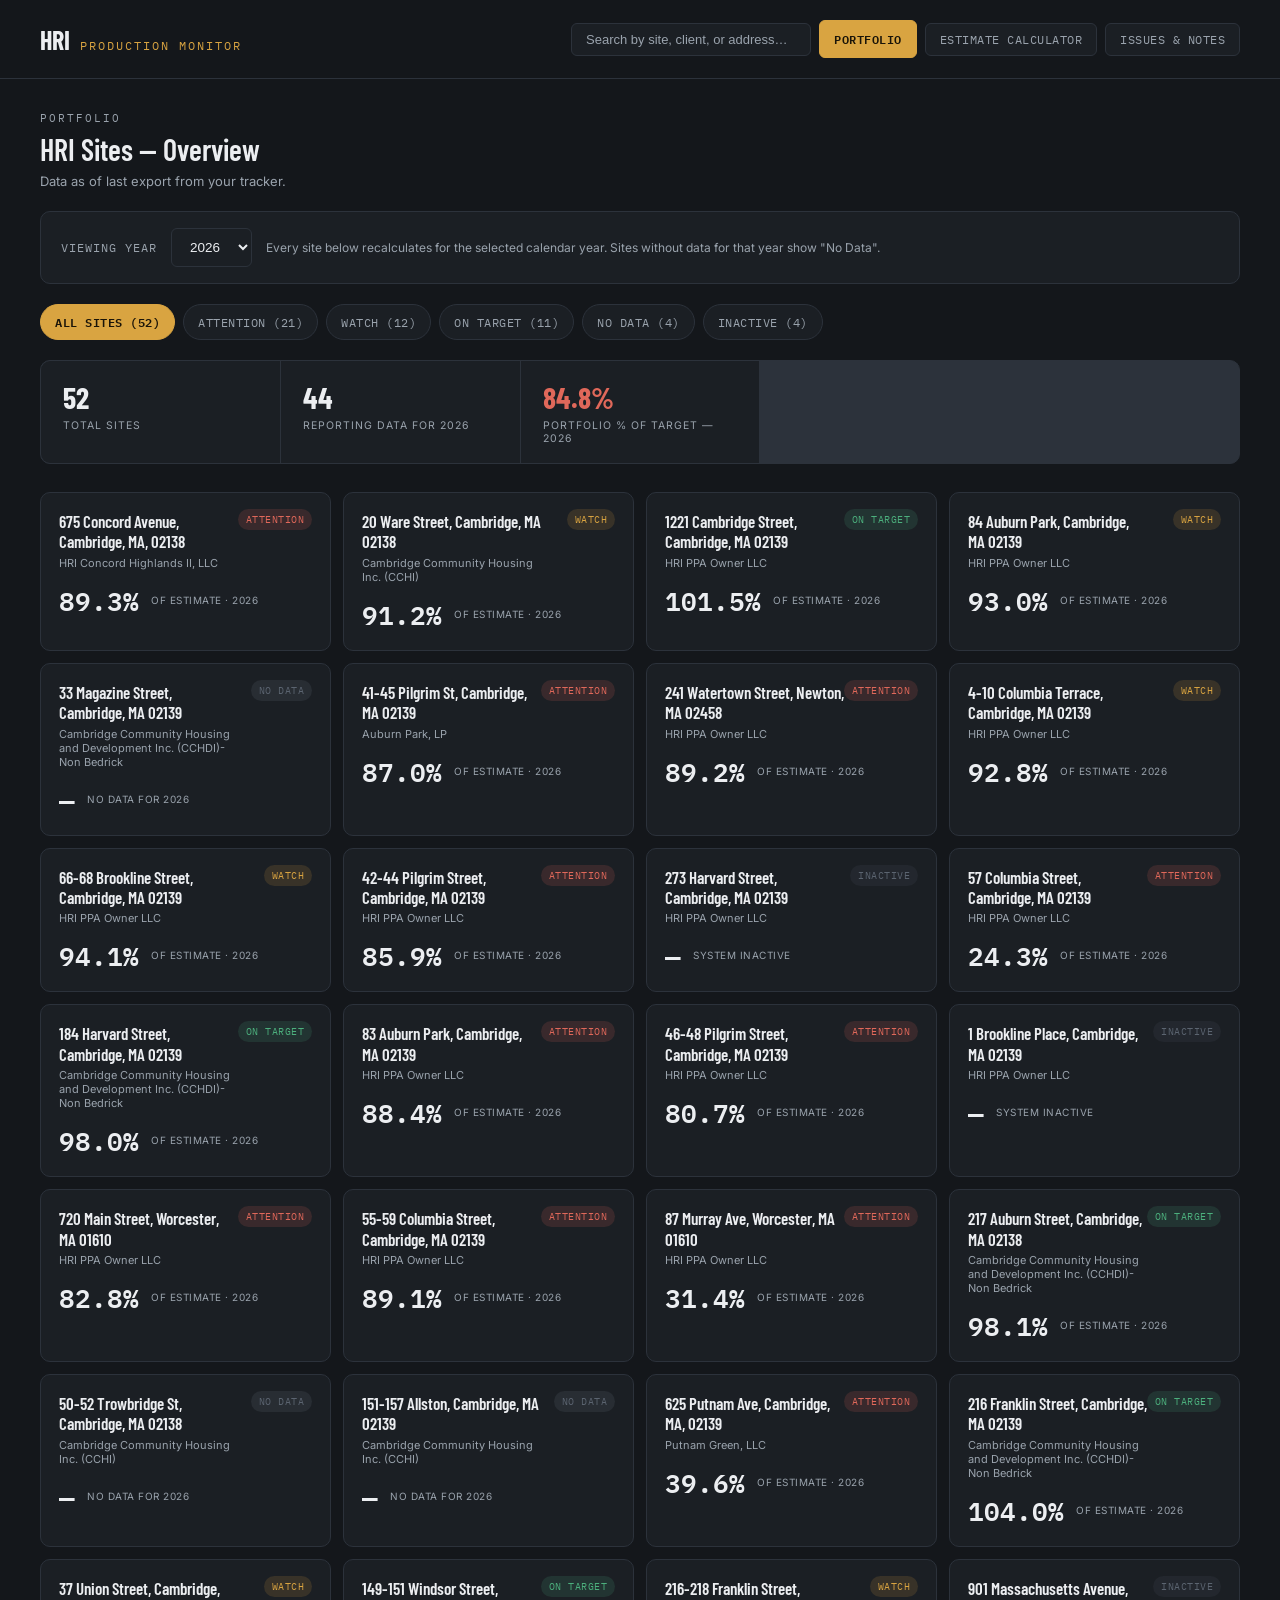
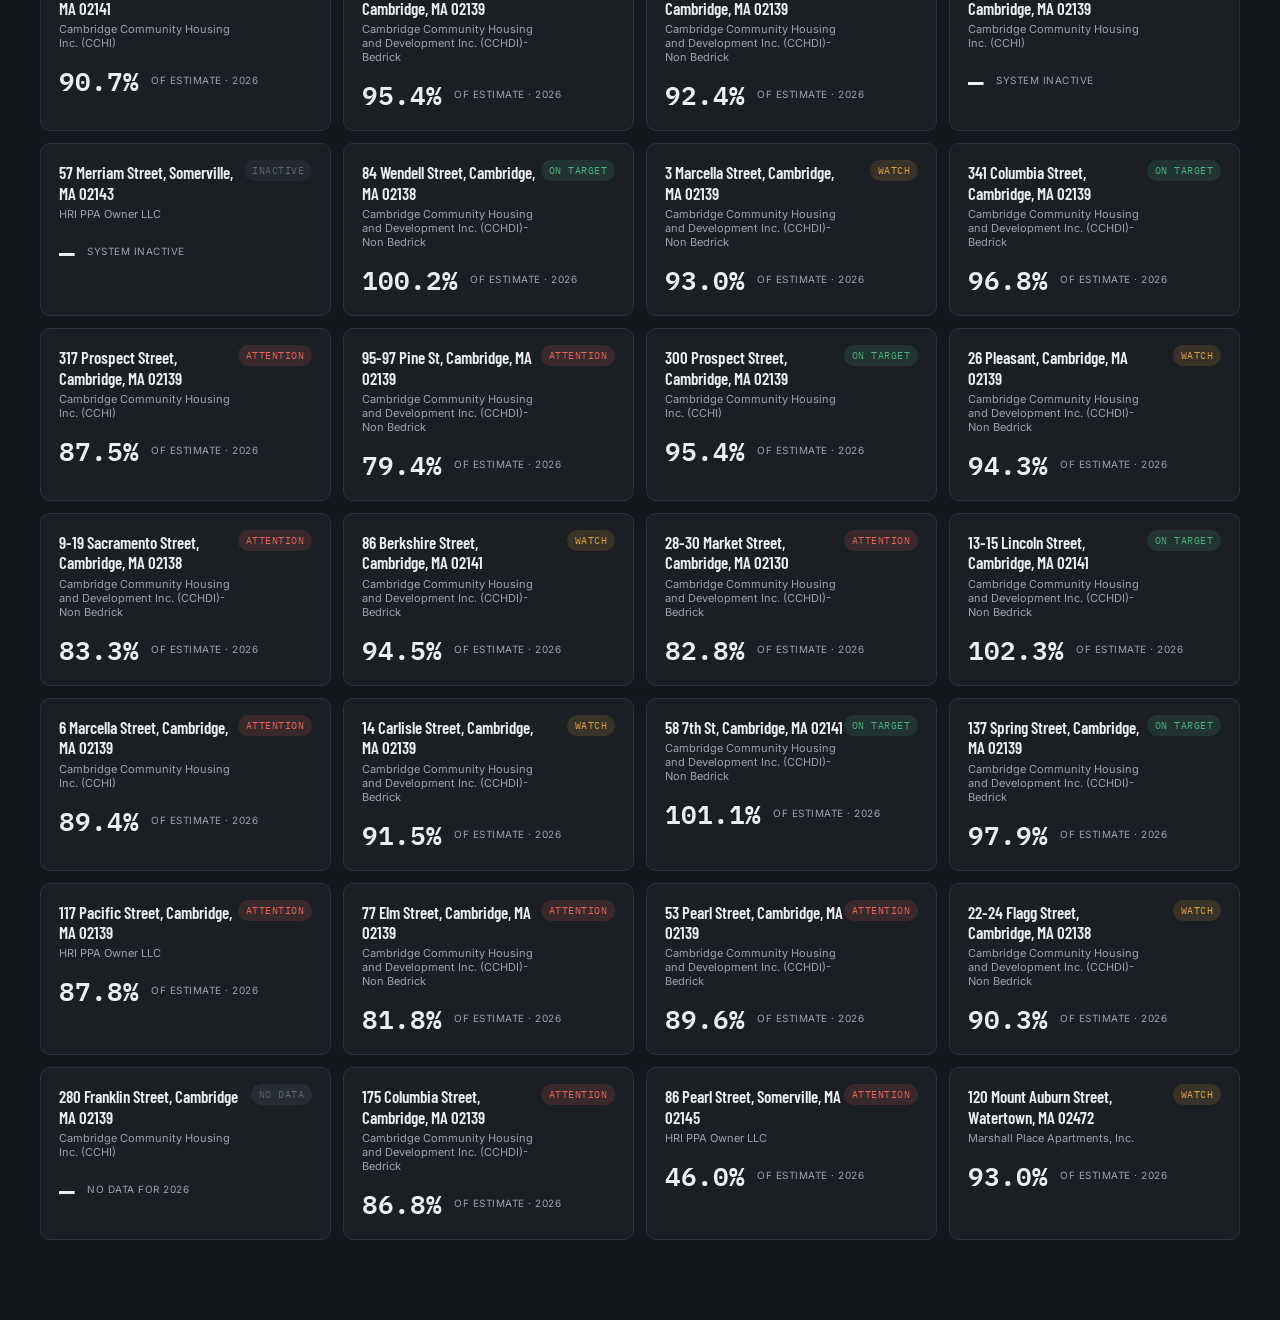
<file: index.html>
<!DOCTYPE html>
<html lang="en">
<head>
<meta charset="UTF-8">
<title>HRI — Production Monitor</title>
<meta name="viewport" content="width=device-width, initial-scale=1.0">
<link rel="preconnect" href="https://fonts.googleapis.com">
<link href="https://fonts.googleapis.com/css2?family=Barlow+Condensed:wght@500;600;700&family=Inter:wght@400;500;600&family=IBM+Plex+Mono:wght@400;500;600&display=swap" rel="stylesheet">
<link rel="stylesheet" href="style.css">
</head>
<body>

<header>
  <div class="brand">HRI <span>Production Monitor</span></div>
  <div class="nav-links">
    <input class="searchbar" id="searchBox" placeholder="Search by site, client, or address…">
    <a class="current">Portfolio</a>
    <a href="estimator.html">Estimate Calculator</a>
    <a href="issues.html">Issues &amp; Notes</a>
  </div>
</header>

<main>
  <div id="overview">
    <div class="section-label">Portfolio</div>
    <div class="section-title">HRI Sites — Overview</div>
    <div class="section-sub">Data as of last export from your tracker. <span id="dataAsOf"></span></div>
    <div class="panel" style="padding:16px 20px; margin-bottom:20px;">
      <div style="display:flex; align-items:center; gap:14px; flex-wrap:wrap;">
        <label class="mono" style="font-size:11.5px; color:var(--text-dim); text-transform:uppercase; letter-spacing:1px;">Viewing Year</label>
        <select class="select-input" id="yearSelect" style="width:auto; max-width:160px;"></select>
        <span style="font-size:12px; color:var(--text-dim);">Every site below recalculates for the selected calendar year. Sites without data for that year show "No Data".</span>
      </div>
    </div>
    <div class="filters" id="filters"></div>
    <div class="portfolio-strip" id="portfolioStrip"></div>
    <div class="grid" id="siteGrid"></div>
    <div class="no-results hidden" id="noResults">No sites match your search.</div>
  </div>

  <div id="detail" class="hidden">
    <button class="back-btn" onclick="showOverview()">&larr; Back to portfolio</button>
    <div class="detail-head">
      <div class="detail-title" id="dTitle"></div>
      <div class="detail-meta" id="dMeta"></div>
    </div>
    <div id="dBody"></div>
  </div>
</main>

<script src="data.js"></script>
<script>
const SITES = SITES_DATA;
let selectedYear = null;
let currentFilter = "all";

function yearFromDateStr(str){
  if(!str) return null;
  const m = String(str).match(/(\d{4})/);
  return m ? parseInt(m[1]) : null;
}

function computeAvailableYears(sites){
  const set = new Set();
  const nowYear = new Date().getFullYear();
  sites.forEach(s=>{
    s.monthly.forEach(m=>{ const y = yearFromDateStr(m.date); if(y) set.add(y); });
    s.annual.forEach(a=>{ if(a.calendar_year) set.add(Math.round(a.calendar_year)); });
  });
  // Exclude spreadsheet date-epoch artifacts (blank date cells often evaluate to ~1899)
  // and cap how far into the future we show, since only elapsed years have real production data.
  return [...set].filter(y => y >= 2000 && y <= nowYear + 1).sort((a,b)=>a-b);
}

function getYearPerformance(site, year){
  if(typeof site.inverter === "string" && site.inverter.trim().toLowerCase()==="inactive"){
    return { status:"inactive", pct:null, actual:0, estimate:0 };
  }
  const months = site.monthly.filter(m => yearFromDateStr(m.date) === year);
  if(months.length === 0) return { status:"nodata", pct:null, actual:0, estimate:0 };
  const actual = months.reduce((a,m)=>a+m.actual_kwh,0);
  const estimate = months.reduce((a,m)=>a+m.estimate_kwh,0);
  const pct = estimate>0 ? actual/estimate : null;
  let status;
  if(pct===null) status = "nodata";
  else status = pct>=0.95 ? "ok" : (pct<0.90 ? "attn" : "watch");
  return { status, pct, actual, estimate };
}

function populateYearSelect(){
  let years = computeAvailableYears(SITES);
  const nowYear = new Date().getFullYear();
  if(years.length === 0) years = [nowYear];
  const sel = document.getElementById('yearSelect');
  sel.innerHTML = years.map(y=>`<option value="${y}">${y}</option>`).join("");
  selectedYear = years.includes(nowYear) ? nowYear : years[years.length-1];
  sel.value = selectedYear;
  sel.onchange = ()=>{ selectedYear = parseInt(sel.value); renderGrid(); };
}

function pillClassOf(s){ return { ok:"pill-ok", watch:"pill-watch", attn:"pill-attn", pending:"pill-pending", inactive:"pill-inactive", nodata:"pill-pending" }[s]; }
function pillLabelOf(s){ return { ok:"On Target", watch:"Watch", attn:"Attention", pending:"Awaiting Data", inactive:"Inactive", nodata:"No Data" }[s]; }

function renderFilters(list){
  const counts = { all: list.length, ok:0, watch:0, attn:0, nodata:0, inactive:0 };
  list.forEach(s=>{ const st = getYearPerformance(s, selectedYear).status; counts[st] = (counts[st]||0)+1; });
  const opts = [
    ["all","All Sites"], ["attn","Attention"], ["watch","Watch"],
    ["ok","On Target"], ["nodata","No Data"], ["inactive","Inactive"]
  ];
  const el = document.getElementById('filters');
  el.innerHTML = opts.map(([k,l])=>`<button data-f="${k}" class="${currentFilter===k?'active':''}">${l} (${counts[k]||0})</button>`).join("");
  el.querySelectorAll('button').forEach(b=>b.onclick=()=>{ currentFilter=b.dataset.f; renderGrid(); });
}

function renderPortfolioStrip(list){
  let totalAct=0, totalEst=0, withData=0;
  list.forEach(s=>{
    const perf = getYearPerformance(s, selectedYear);
    if(perf.status!=="nodata" && perf.status!=="inactive"){ totalAct+=perf.actual; totalEst+=perf.estimate; withData++; }
  });
  const pct = totalEst>0 ? (totalAct/totalEst*100).toFixed(1) : "—";
  document.getElementById('portfolioStrip').innerHTML = `
    <div class="stat"><div class="num mono">${list.length}</div><div class="lbl">Total Sites</div></div>
    <div class="stat"><div class="num mono">${withData}</div><div class="lbl">Reporting Data for ${selectedYear}</div></div>
    <div class="stat"><div class="num mono ${pct!=="—" && pct>=95?'ok':(pct!=="—"&&pct<90?'warn':'')}">${pct}${pct!=="—"?"%":""}</div><div class="lbl">Portfolio % of Target — ${selectedYear}</div></div>
  `;
}

function matchesSearch(site,q){
  if(!q) return true;
  q=q.toLowerCase();
  return (site.client_name||"").toLowerCase().includes(q) || (site.address||"").toLowerCase().includes(q) || (site.site_number||"").toLowerCase().includes(q);
}

function renderGrid(){
  const q = document.getElementById('searchBox').value;
  let searchList = SITES.filter(s=>matchesSearch(s,q));
  renderPortfolioStrip(searchList);
  renderFilters(searchList);

  let list = currentFilter==="all" ? searchList : searchList.filter(s=>getYearPerformance(s, selectedYear).status===currentFilter);

  const grid = document.getElementById('siteGrid');
  const noResults = document.getElementById('noResults');
  if(list.length===0){ grid.innerHTML=""; noResults.classList.remove('hidden'); return; }
  noResults.classList.add('hidden');

  grid.innerHTML = list.map((s)=>{
    const perf = getYearPerformance(s, selectedYear);
    const idx = SITES.indexOf(s);
    const pctDisplay = perf.pct!==null ? (perf.pct*100).toFixed(1)+"%" : "—";
    const pctColorClass = perf.status==="ok" ? "ok" : (perf.status==="attn" ? "warn" : "");
    const subLabel = perf.status==="nodata" ? "No data for "+selectedYear : (perf.status==="inactive" ? "System inactive" : "of estimate · "+selectedYear);
    return `<div class="card" onclick="showDetail(${idx})">
        <div class="status-pill ${pillClassOf(perf.status)}">${pillLabelOf(perf.status)}</div>
        <div class="card-top">
          <div class="card-name">${s.address||s.site_number}</div>
          <div class="card-addr">${s.client_name||""}</div>
        </div>
        <div class="gauge-wrap">
          <div class="gauge-num mono ${pctColorClass}" style="font-size:26px;">${pctDisplay}</div>
          <div class="gauge-sub">${subLabel}</div>
        </div>
      </div>`;
  }).join("");
}

function showDetail(idx){
  const s = SITES[idx];
  document.getElementById('overview').classList.add('hidden');
  document.getElementById('detail').classList.remove('hidden');
  document.getElementById('dTitle').textContent = `${s.site_number} — ${s.client_name||"Unnamed Site"}`;
  document.getElementById('dMeta').innerHTML = `
    <b>${s.address||"—"}</b> &nbsp;·&nbsp; Capacity: <b>${s.capacity_kw||"—"} kW</b> &nbsp;·&nbsp; Inverter: <b>${s.inverter||"—"}</b>
    ${s.activation ? ` &nbsp;·&nbsp; Activated: <b>${s.activation}</b>` : ""}
    ${s.monitoring_link ? ` &nbsp;·&nbsp; <a href="${s.monitoring_link}" target="_blank">View live monitoring →</a>` : ""}
  `;

  const body = document.getElementById('dBody');

  if(s.data_status !== "synced" || s.annual.length === 0){
    body.innerHTML = `<div class="panel">
      <h3>Production Data</h3>
      <div class="panel-empty">
        ${s.data_status==="inactive" ? "This system is marked inactive — no production monitoring is currently expected."
          : "No actual production data has synced from the monitoring API for this site yet. Once it does, monthly and annual actual-vs-estimate figures will appear here automatically."}
        ${s.est_y1_output ? `<br><br>Estimated Year 1 output on file: <b style="color:var(--text)">${Math.round(s.est_y1_output).toLocaleString()} kWh</b>` : ""}
      </div>
    </div>
    <div class="panel">
      <h3>Issues &amp; Notes</h3>
      <div class="panel-empty">See the <a href="issues.html?site=${encodeURIComponent(s.site_number)}" style="color:var(--amber);">Issues &amp; Notes page</a> for this site.</div>
    </div>`;
    return;
  }

  let matchingAnnual = s.annual.find(a => a.calendar_year === selectedYear);
  let selectedRelYear = matchingAnnual ? matchingAnnual.year : (s.monthly.length ? s.monthly[s.monthly.length-1].year : s.annual[0].year);

  function renderYearContent(){
    const monthsForYear = s.monthly.filter(m=>m.year===selectedRelYear);
    const max = Math.max(...monthsForYear.map(m=>Math.max(m.actual_kwh,m.estimate_kwh)), 1) * 1.15;
    document.getElementById('chartBoxD').innerHTML = monthsForYear.map(m=>`
      <div class="bar-pair">
        <div class="bar actual" style="height:${(m.actual_kwh/max*100).toFixed(1)}%" title="Actual: ${m.actual_kwh} kWh"></div>
        <div class="bar estimate" style="height:${(m.estimate_kwh/max*100).toFixed(1)}%" title="Estimate: ${m.estimate_kwh} kWh"></div>
      </div>`).join("");
    document.getElementById('chartLabelsD').innerHTML = monthsForYear.map(m=>`<span>${(m.month||"").slice(0,3)}</span>`).join("");

    const co2 = monthsForYear.reduce((a,m)=>a+m.co2,0);
    const homes = monthsForYear.reduce((a,m)=>a+m.homes,0);
    const carbon = monthsForYear.reduce((a,m)=>a+m.carbon,0);
    const envEl = document.getElementById('envStatsD');
    if(envEl){
      envEl.innerHTML = `
        <div class="stat"><div class="num mono ok">${co2.toLocaleString()}</div><div class="lbl">CO₂ Emissions Avoided</div></div>
        <div class="stat"><div class="num mono ok">${homes.toLocaleString()}</div><div class="lbl">Equivalent Homes Powered</div></div>
        <div class="stat"><div class="num mono ok">${carbon.toLocaleString()}</div><div class="lbl">Carbon Sequestered (tree-equiv.)</div></div>
      `;
    }
  }

  const monthYears = [...new Set(s.monthly.map(m=>m.year))];

  body.innerHTML = `
    <div class="panel">
      <h3>Monthly Production</h3>
      <div class="yearpick2" id="yearpickD"></div>
      <div class="legend"><span><i class="dot" style="background:var(--amber)"></i>Actual</span><span><i class="dot" style="background:var(--teal)"></i>Estimate</span></div>
      <div class="chartbox" id="chartBoxD"></div>
      <div class="chart-labels" id="chartLabelsD"></div>
    </div>
    <div class="panel">
      <h3>Annual Summary <small>Year 1 through Year ${s.annual.length}, as calculated in your tracker</small></h3>
      <table><thead><tr><th>Year</th><th class="num">Calendar Year</th><th class="num">Actual (MWh)</th><th class="num">Estimate (MWh)</th><th class="num">% of Estimate</th></tr></thead>
      <tbody>${s.annual.map(a=>`<tr><td>${a.year}</td><td class="num">${a.calendar_year||"—"}</td><td class="num">${a.actual_mwh.toFixed(2)}</td><td class="num">${a.estimate_mwh.toFixed(2)}</td><td class="num">${a.estimate_mwh>0?(a.pct*100).toFixed(1)+"%":"—"}</td></tr>`).join("")}</tbody></table>
    </div>
    <div class="panel">
      <h3>Environmental Impact <small>for selected year</small></h3>
      <div class="portfolio-strip" id="envStatsD" style="margin-bottom:0;"></div>
    </div>
    <div class="panel">
      <h3>Issues &amp; Notes</h3>
      <div class="panel-empty">See the <a href="issues.html?site=${encodeURIComponent(s.site_number)}" style="color:var(--amber);">Issues &amp; Notes page</a> for a full log of flagged months on this site.</div>
    </div>
  `;

  const yp = document.getElementById('yearpickD');
  yp.innerHTML = monthYears.map(y=>`<button data-y="${y}" class="${y===selectedRelYear?'active':''}">${y}</button>`).join("");
  yp.querySelectorAll('button').forEach(b=>b.onclick=()=>{
    selectedRelYear = b.dataset.y;
    yp.querySelectorAll('button').forEach(x=>x.classList.remove('active'));
    b.classList.add('active');
    renderYearContent();
  });
  renderYearContent();
}

function showOverview(){
  document.getElementById('detail').classList.add('hidden');
  document.getElementById('overview').classList.remove('hidden');
}

document.getElementById('searchBox').addEventListener('input', renderGrid);

populateYearSelect();
renderGrid();
</script>
</body>
</html>
</file>
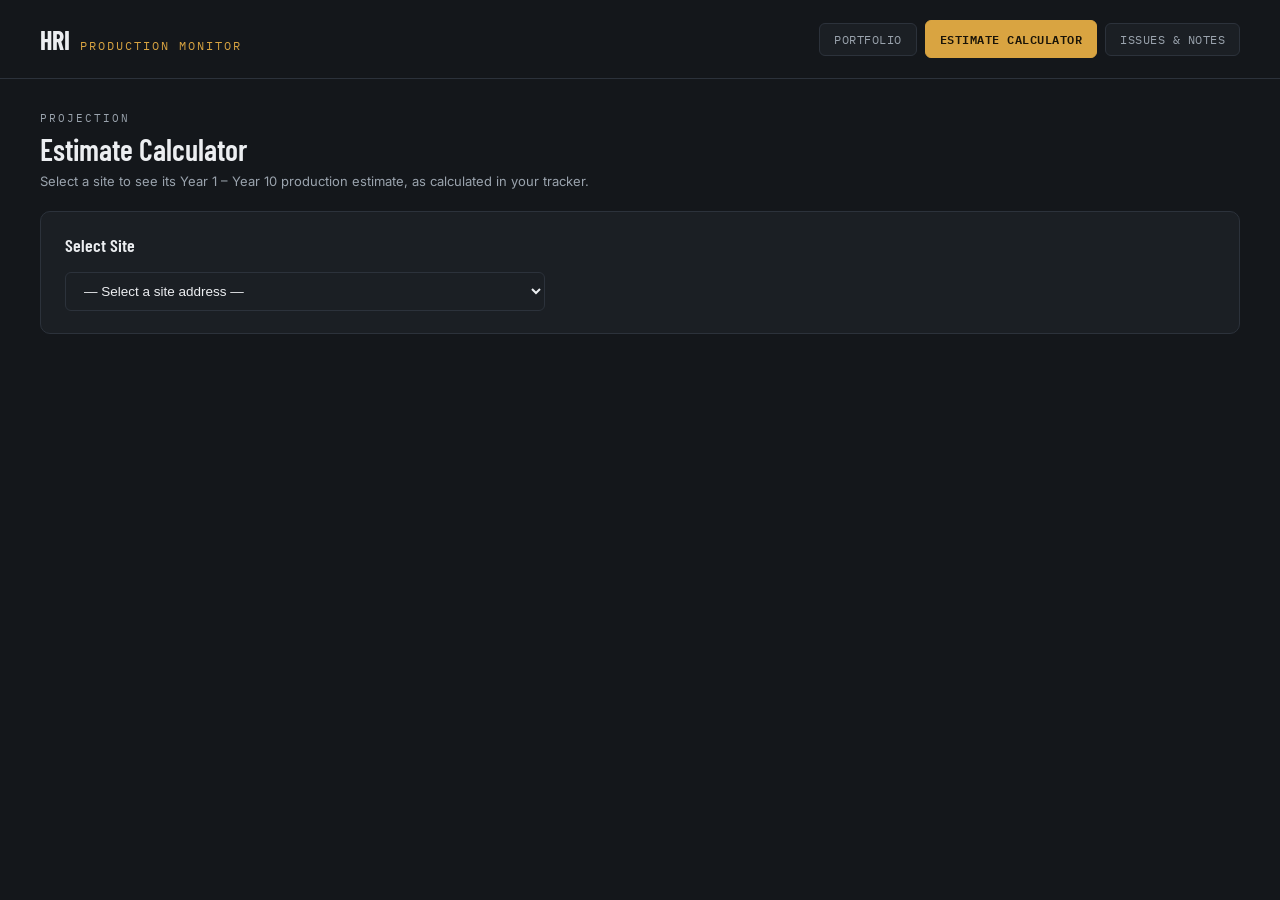
<file: estimator.html>
<!DOCTYPE html>
<html lang="en">
<head>
<meta charset="UTF-8">
<title>HRI — Estimate Calculator</title>
<meta name="viewport" content="width=device-width, initial-scale=1.0">
<link rel="preconnect" href="https://fonts.googleapis.com">
<link href="https://fonts.googleapis.com/css2?family=Barlow+Condensed:wght@500;600;700&family=Inter:wght@400;500;600&family=IBM+Plex+Mono:wght@400;500;600&display=swap" rel="stylesheet">
<link rel="stylesheet" href="style.css">
<style>
  .proj-bar-row{ display:flex; align-items:center; gap:12px; margin-bottom:8px; }
  .proj-bar-label{ width:70px; font-family:'IBM Plex Mono',monospace; font-size:11.5px; color:var(--text-dim); flex-shrink:0; }
  .proj-bar-track{ flex:1; background:var(--line); border-radius:4px; height:22px; position:relative; overflow:hidden; }
  .proj-bar-fill{ height:100%; background:var(--teal); border-radius:4px; }
  .proj-bar-val{ width:110px; text-align:right; font-family:'IBM Plex Mono',monospace; font-size:12px; color:var(--text-dim); flex-shrink:0; }
</style>
</head>
<body>

<header>
  <div class="brand">HRI <span>Production Monitor</span></div>
  <div class="nav-links">
    <a href="index.html">Portfolio</a>
    <a class="current">Estimate Calculator</a>
    <a href="issues.html">Issues &amp; Notes</a>
  </div>
</header>

<main>
  <div class="section-label">Projection</div>
  <div class="section-title">Estimate Calculator</div>
  <div class="section-sub">Select a site to see its Year 1 – Year <span id="maxYearLabel">10</span> production estimate, as calculated in your tracker.</div>

  <div class="panel">
    <h3>Select Site</h3>
    <select class="select-input" id="siteSelect"></select>
  </div>

  <div id="siteResult" class="hidden">
    <div class="panel">
      <h3 id="resultTitle"></h3>
      <div class="portfolio-strip" id="resultStrip"></div>
    </div>
    <div class="panel">
      <h3>Year-by-Year Estimate</h3>
      <table>
        <thead><tr><th>Year</th><th class="num">Calendar Year</th><th class="num">Estimated Output (kWh)</th><th class="num">Actual (kWh)</th><th class="num">% of Estimate</th></tr></thead>
        <tbody id="yearTableBody"></tbody>
      </table>
    </div>
    <div class="panel">
      <h3>Projected Output by Year</h3>
      <div id="barRows"></div>
    </div>
  </div>
</main>

<script src="data.js"></script>
<script>
const SITES = SITES_DATA;

function populateSelect(){
  const sel = document.getElementById('siteSelect');
  sel.innerHTML = `<option value="">— Select a site address —</option>` +
    SITES.map((s,i)=>`<option value="${i}">${s.address||s.site_number} ${s.client_name?"— "+s.client_name:""}</option>`).join("");
  sel.onchange = ()=> showSite(sel.value);
}

function showSite(idx){
  const resultEl = document.getElementById('siteResult');
  if(idx === ""){ resultEl.classList.add('hidden'); return; }
  const s = SITES[parseInt(idx)];
  resultEl.classList.remove('hidden');

  document.getElementById('resultTitle').textContent = `${s.site_number} — ${s.client_name||"Unnamed Site"}`;
  document.getElementById('resultStrip').innerHTML = `
    <div class="stat"><div class="lbl">Address</div><div class="num mono" style="font-size:15px;">${s.address||"—"}</div></div>
    <div class="stat"><div class="lbl">System Activation Date</div><div class="num mono" style="font-size:17px;">${s.activation||"—"}</div></div>
    <div class="stat"><div class="lbl">Est. Year 1 Output (kWh)</div><div class="num mono ok">${s.est_y1_output?Math.round(s.est_y1_output).toLocaleString():"—"}</div></div>
  `;

  const years = s.annual.slice(0, 10);
  document.getElementById('maxYearLabel').textContent = years.length || 10;

  document.getElementById('yearTableBody').innerHTML = years.map(y=>`
    <tr>
      <td>${y.year}</td>
      <td class="num">${y.calendar_year||"—"}</td>
      <td class="num">${Math.round(y.estimate_mwh*1000).toLocaleString()}</td>
      <td class="num">${y.actual_mwh>0 ? Math.round(y.actual_mwh*1000).toLocaleString() : "—"}</td>
      <td class="num">${y.estimate_mwh>0 && y.actual_mwh>0 ? (y.pct*100).toFixed(1)+"%" : "—"}</td>
    </tr>`).join("") || `<tr><td colspan="5" class="panel-empty">No annual estimate data found for this site.</td></tr>`;

  const maxEst = Math.max(...years.map(y=>y.estimate_mwh), 0.001);
  document.getElementById('barRows').innerHTML = years.map(y=>`
    <div class="proj-bar-row">
      <div class="proj-bar-label">${y.year}</div>
      <div class="proj-bar-track"><div class="proj-bar-fill" style="width:${(y.estimate_mwh/maxEst*100).toFixed(1)}%"></div></div>
      <div class="proj-bar-val">${Math.round(y.estimate_mwh*1000).toLocaleString()} kWh</div>
    </div>`).join("");
}

populateSelect();
</script>
</body>
</html>
</file>
<file: style.css>
:root{
  --bg:#14171B; --panel:#1B1F24; --panel-hi:#232830; --line:#2C323B;
  --text:#ECEEF1; --text-dim:#9AA3AD; --amber:#D9A441; --amber-dim:#7A5F2A;
  --teal:#3E7C7C; --green:#4CAF7D; --red:#E0685A; --grey:#5B6470;
}
*{box-sizing:border-box; margin:0; padding:0;}
body{ background:var(--bg); color:var(--text); font-family:'Inter',sans-serif; min-height:100vh; }
.mono{ font-family:'IBM Plex Mono',monospace; }
header{ display:flex; align-items:center; justify-content:space-between; padding:20px 40px;
  border-bottom:1px solid var(--line); position:sticky; top:0; background:var(--bg); z-index:10; flex-wrap:wrap; gap:14px; }
.brand{ font-family:'Barlow Condensed',sans-serif; font-weight:700; font-size:26px; display:flex; align-items:baseline; gap:10px; }
.brand span{ font-family:'IBM Plex Mono',monospace; font-size:12px; font-weight:400; color:var(--amber); letter-spacing:2px; text-transform:uppercase; }
.nav-links{ display:flex; gap:8px; align-items:center; flex-wrap:wrap; }
.nav-links a, .nav-links button{ font-family:'IBM Plex Mono',monospace; font-size:11.5px; color:var(--text-dim); background:var(--panel);
  border:1px solid var(--line); padding:8px 14px; border-radius:6px; cursor:pointer; text-decoration:none; text-transform:uppercase; letter-spacing:0.5px; }
.nav-links a:hover, .nav-links button:hover{ color:var(--amber); border-color:var(--amber-dim); }
.nav-links a.current{ background:var(--amber); color:#1a1408; font-weight:600; border-color:var(--amber); }
.searchbar{ background:var(--panel); border:1px solid var(--line); border-radius:6px; padding:8px 14px; color:var(--text); font-size:13px; width:240px; outline:none; }
.searchbar::placeholder{ color:var(--text-dim); }
main{ padding:32px 40px 80px; max-width:1320px; margin:0 auto; }

#connectScreen{ max-width:640px; margin:60px auto; }
#connectScreen h1{ font-family:'Barlow Condensed',sans-serif; font-size:32px; font-weight:700; margin-bottom:10px; }
#connectScreen p{ color:var(--text-dim); font-size:14px; line-height:1.7; margin-bottom:22px; }
#connectScreen ol{ color:var(--text-dim); font-size:13.5px; line-height:2; margin:0 0 22px 20px; }
#connectScreen ol b{ color:var(--text); font-weight:600; }
.input-row{ display:flex; gap:10px; margin-bottom:14px; }
.input-row input{ flex:1; background:var(--panel); border:1px solid var(--line); border-radius:6px; padding:12px 14px; color:var(--text); font-size:13.5px; outline:none; }
.input-row input:focus{ border-color:var(--amber-dim); }
button.primary{ background:var(--amber); color:#1a1408; border:none; border-radius:6px; padding:12px 22px; font-weight:600; font-size:13.5px; cursor:pointer; font-family:'Inter'; }
button.primary:hover{ opacity:0.9; }
button.ghost{ background:transparent; color:var(--text-dim); border:1px solid var(--line); border-radius:6px; padding:11px 18px; font-size:13px; cursor:pointer; font-family:'Inter'; }
#connectStatus{ margin-top:14px; font-size:13px; color:var(--text-dim); min-height:20px; line-height:1.7; }
#connectStatus.err{ color:var(--red); }
.progress{ height:4px; background:var(--line); border-radius:2px; overflow:hidden; margin-top:10px; display:none; }
.progress-bar{ height:100%; background:var(--amber); width:0%; transition:width .2s; }

.section-label{ font-family:'IBM Plex Mono',monospace; font-size:11px; letter-spacing:2px; text-transform:uppercase; color:var(--text-dim); margin-bottom:6px; }
.section-title{ font-family:'Barlow Condensed',sans-serif; font-size:30px; font-weight:600; margin-bottom:6px; }
.section-sub{ font-size:13px; color:var(--text-dim); margin-bottom:22px; }
.portfolio-strip{ display:grid; grid-template-columns:repeat(5,1fr); gap:1px; background:var(--line); border:1px solid var(--line); border-radius:10px; overflow:hidden; margin-bottom:28px; }
.stat{ background:var(--panel); padding:18px 22px; }
.stat .num{ font-family:'Barlow Condensed',sans-serif; font-size:30px; font-weight:700; }
.stat .lbl{ font-size:10.5px; color:var(--text-dim); text-transform:uppercase; letter-spacing:1px; margin-top:4px; }
.stat .num.warn{ color:var(--red); } .stat .num.ok{ color:var(--green); } .stat .num.pending{ color:var(--grey); }
.filters{ display:flex; gap:8px; margin-bottom:20px; flex-wrap:wrap; }
.filters button{ font-family:'IBM Plex Mono',monospace; font-size:11.5px; color:var(--text-dim); background:var(--panel); border:1px solid var(--line); padding:7px 14px; border-radius:20px; cursor:pointer; text-transform:uppercase; letter-spacing:0.5px; }
.filters button.active{ background:var(--amber); color:#1a1408; border-color:var(--amber); font-weight:600; }
.grid{ display:grid; grid-template-columns:repeat(4,1fr); gap:12px; }
.card{ background:var(--panel); border:1px solid var(--line); border-radius:10px; padding:16px 18px; cursor:pointer; transition:border-color .15s, transform .15s; position:relative; }
.card:hover{ border-color:var(--amber-dim); transform:translateY(-2px); }
.card-top{ padding-right:74px; }
.card-code{ font-family:'IBM Plex Mono',monospace; font-size:10.5px; color:var(--text-dim); letter-spacing:0.5px; }
.card-name{ font-family:'Barlow Condensed',sans-serif; font-size:17px; font-weight:600; line-height:1.2; margin-top:2px; }
.card-addr{ font-size:11px; color:var(--text-dim); margin-top:4px; }
.gauge-wrap{ display:flex; align-items:center; gap:12px; margin-top:10px; }
.gauge-num{ font-family:'IBM Plex Mono',monospace; font-size:17px; font-weight:600; }
.gauge-sub{ font-size:10px; color:var(--text-dim); text-transform:uppercase; letter-spacing:0.5px; }
.status-pill{ font-family:'IBM Plex Mono',monospace; font-size:9.5px; text-transform:uppercase; letter-spacing:0.5px; padding:4px 8px; border-radius:20px; position:absolute; top:16px; right:18px; white-space:nowrap; }
.pill-ok{ background:rgba(76,175,125,0.15); color:var(--green); }
.pill-watch{ background:rgba(217,164,65,0.15); color:var(--amber); }
.pill-attn{ background:rgba(224,104,90,0.15); color:var(--red); }
.pill-pending{ background:rgba(91,100,112,0.2); color:var(--grey); }
.pill-inactive{ background:rgba(91,100,112,0.12); color:var(--grey); }
.pending-note{ font-size:11px; color:var(--text-dim); margin-top:10px; font-style:italic; }
.hidden{ display:none; }
.back-btn{ font-family:'IBM Plex Mono',monospace; font-size:12px; color:var(--text-dim); background:none; border:none; cursor:pointer; margin-bottom:20px; display:flex; align-items:center; gap:6px; }
.back-btn:hover{ color:var(--amber); }
.detail-head{ margin-bottom:24px; }
.detail-title{ font-family:'Barlow Condensed',sans-serif; font-size:34px; font-weight:700; }
.detail-meta{ font-size:12.5px; color:var(--text-dim); margin-top:6px; line-height:1.8; }
.detail-meta b{ color:var(--text); font-weight:500; }
.detail-meta a{ color:var(--amber); text-decoration:none; }
.panel{ background:var(--panel); border:1px solid var(--line); border-radius:10px; padding:22px 24px; margin-bottom:22px; }
.panel h3{ font-family:'Barlow Condensed',sans-serif; font-size:18px; font-weight:600; margin-bottom:16px; }
.panel h3 small{ color:var(--text-dim); font-weight:400; font-size:12px; text-transform:none; letter-spacing:0; font-family:'Inter'; }
.panel-empty{ color:var(--text-dim); font-size:13px; line-height:1.6; }
table{ width:100%; border-collapse:collapse; }
th, td{ text-align:left; padding:9px 6px; font-size:13px; border-bottom:1px solid var(--line); }
th{ color:var(--text-dim); font-weight:500; text-transform:uppercase; font-size:10.5px; letter-spacing:0.5px; }
td.num, th.num{ text-align:right; font-family:'IBM Plex Mono',monospace; }
tr:last-child td{ border-bottom:none; }
.yearpick2{ display:flex; gap:6px; margin-bottom:14px; flex-wrap:wrap; }
.yearpick2 button{ font-family:'IBM Plex Mono',monospace; font-size:11.5px; color:var(--text-dim); background:var(--panel-hi); border:1px solid var(--line); padding:5px 12px; border-radius:4px; cursor:pointer; }
.yearpick2 button.active{ background:var(--amber); color:#1a1408; font-weight:600; border-color:var(--amber); }
.chartbox{ height:200px; display:flex; align-items:flex-end; gap:6px; padding-top:10px; }
.bar-pair{ flex:1; display:flex; gap:3px; align-items:flex-end; height:100%; position:relative; }
.bar{ flex:1; border-radius:3px 3px 0 0; min-height:1px; }
.bar.actual{ background:var(--amber); } .bar.estimate{ background:var(--teal); }
.chart-labels{ display:flex; gap:6px; margin-top:8px; }
.chart-labels span{ flex:1; text-align:center; font-size:9.5px; color:var(--text-dim); font-family:'IBM Plex Mono',monospace; }
.legend{ display:flex; gap:18px; font-size:11.5px; color:var(--text-dim); margin-bottom:4px; }
.legend span{ display:flex; align-items:center; gap:6px; }
.dot{ width:9px; height:9px; border-radius:2px; display:inline-block; }
.issue-row{ display:flex; gap:14px; padding:10px 0; border-bottom:1px solid var(--line); align-items:baseline; }
.issue-row:last-child{ border-bottom:none; }
.issue-date{ font-family:'IBM Plex Mono',monospace; font-size:11.5px; color:var(--amber); width:100px; flex-shrink:0; }
.issue-site{ font-family:'IBM Plex Mono',monospace; font-size:11px; color:var(--text-dim); width:150px; flex-shrink:0; }
.issue-text{ font-size:13px; color:var(--text-dim); }
.no-results{ color:var(--text-dim); font-size:13px; padding:40px 0; text-align:center; }
select.select-input{ background:var(--panel); border:1px solid var(--line); border-radius:6px; padding:10px 14px; color:var(--text); font-size:13.5px; outline:none; width:100%; max-width:480px; }
@media (max-width:900px){ .grid{ grid-template-columns:repeat(2,1fr);} .portfolio-strip{grid-template-columns:repeat(2,1fr);} }
</file>
